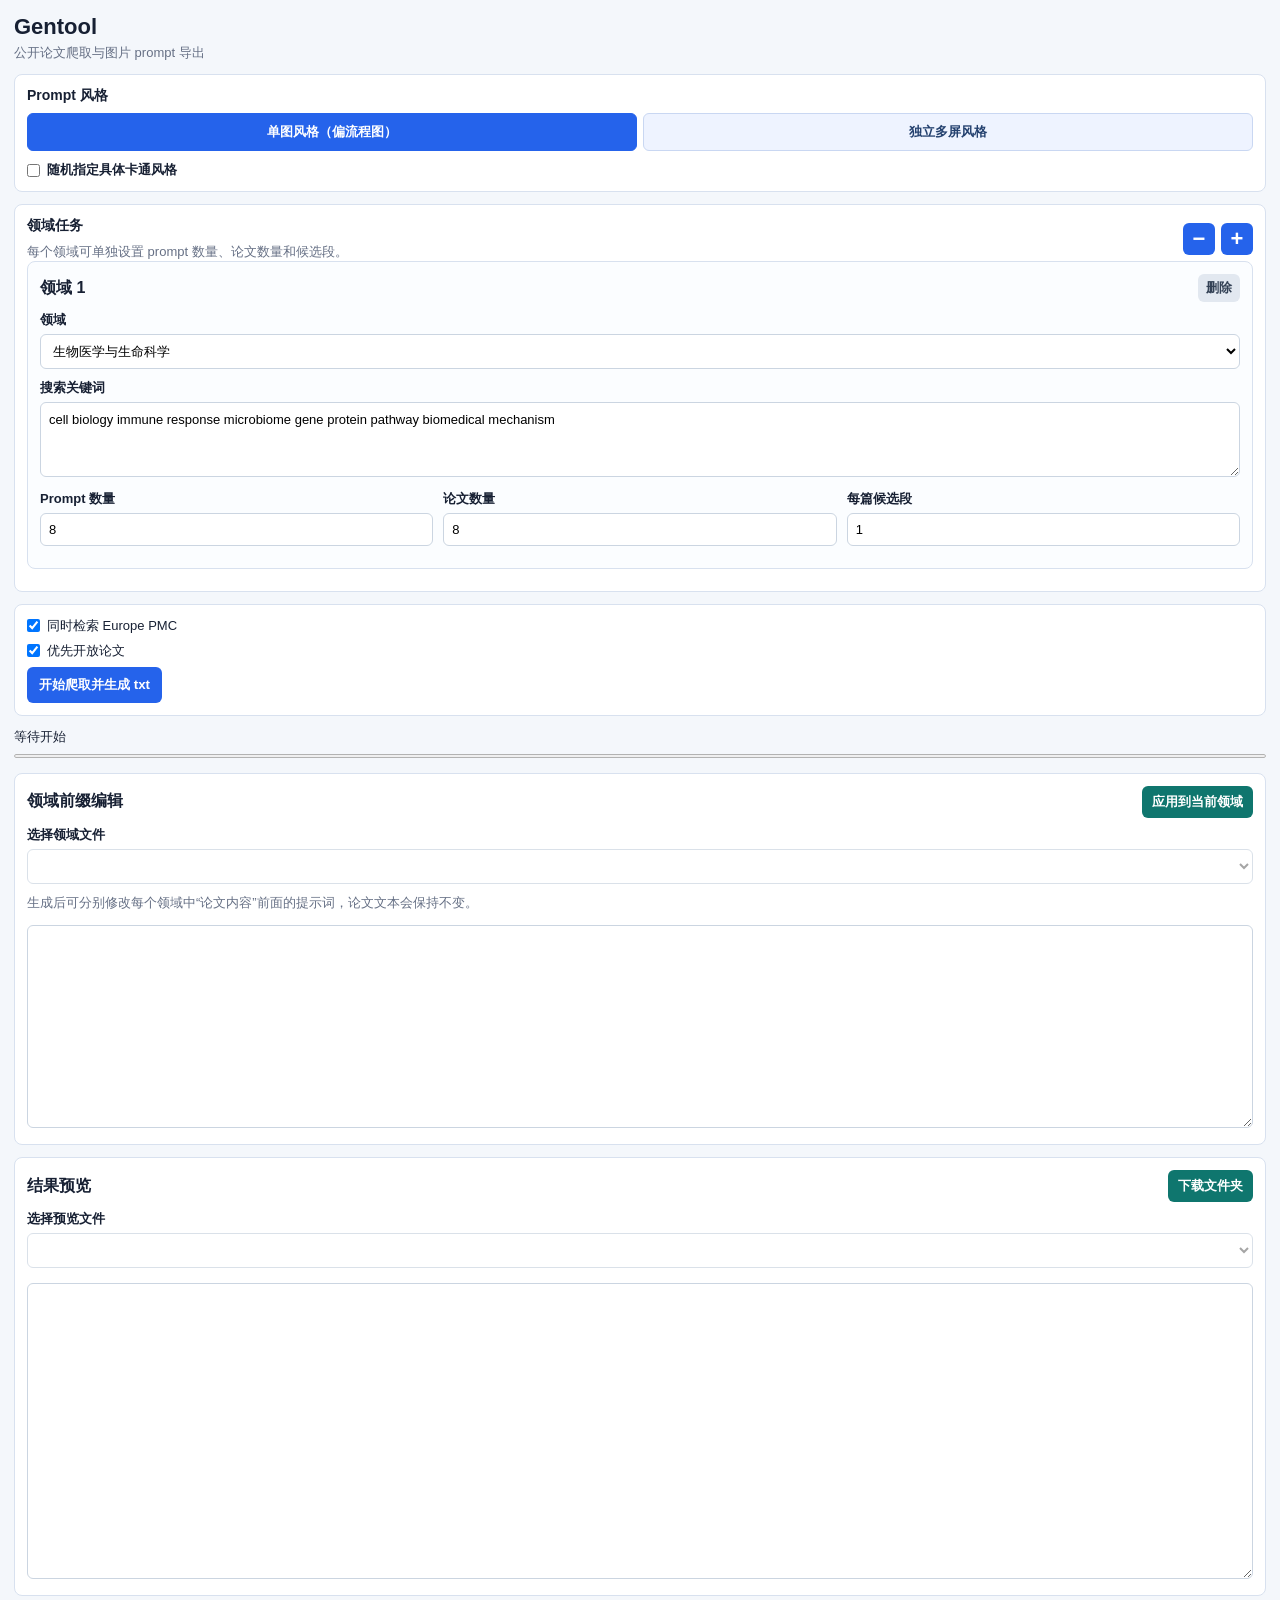
<file: prompt_gen/popup.html>
﻿<!doctype html>
<html lang="zh-CN">
  <head>
    <meta charset="utf-8" />
    <meta name="viewport" content="width=device-width, initial-scale=1" />
    <title>Gentool</title>
    <link rel="stylesheet" href="popup.css" />
  </head>
  <body>
    <main class="app">
      <header>
        <h1>Gentool</h1>
        <p>公开论文爬取与图片 prompt 导出</p>
      </header>

      <section class="panel">
        <div class="section-title">Prompt 风格</div>
        <div class="segmented" role="group" aria-label="Prompt style">
          <button class="seg active" type="button" data-style="addchat">单图风格（偏流程图）</button>
          <button class="seg" type="button" data-style="screens">独立多屏风格</button>
        </div>
        <label class="inline-check">
          <input id="specifyRandomStyle" type="checkbox" />
          随机指定具体卡通风格
        </label>
        <div id="screenSettings" class="screen-settings hidden">
          <label class="inline-check screen-only-check">
            <input id="specifyFinalComposition" type="checkbox" />
            随机指定第4图构图
          </label>
          <div class="grid three">
            <label>
              屏幕数量
              <input id="screenCount" type="number" min="2" max="10" value="4" />
            </label>
            <label>
              前面屏比例
              <select id="firstRatio">
                <option value="1:1" selected>1:1</option>
                <option value="4:3">4:3</option>
                <option value="3:4">3:4</option>
                <option value="16:9">16:9</option>
                <option value="9:16">9:16</option>
              </select>
            </label>
            <label>
              最后一屏比例
              <select id="lastRatio">
                <option value="16:9" selected>16:9</option>
                <option value="1:1">1:1</option>
                <option value="4:3">4:3</option>
                <option value="3:4">3:4</option>
                <option value="9:16">9:16</option>
              </select>
            </label>
          </div>
        </div>
      </section>

      <section class="panel">
        <div class="domains-head">
          <div>
            <div class="section-title">领域任务</div>
            <p>每个领域可单独设置 prompt 数量、论文数量和候选段。</p>
          </div>
          <div class="icon-actions">
            <button id="removeDomainButton" class="icon-btn" type="button" title="减少领域">−</button>
            <button id="addDomainButton" class="icon-btn" type="button" title="增加领域">+</button>
          </div>
        </div>
        <div id="domainList"></div>
      </section>

      <section class="panel">
        <div class="checks">
          <label><input id="useEuropePmc" type="checkbox" checked /> 同时检索 Europe PMC</label>
          <label><input id="openAccessOnly" type="checkbox" checked /> 优先开放论文</label>
        </div>
        <button id="runButton" type="button">开始爬取并生成 txt</button>
      </section>

      <section class="status">
        <div id="statusText">等待开始</div>
        <progress id="progress" value="0" max="100"></progress>
      </section>

      <section class="panel prefix-panel">
        <div class="toolbar">
          <strong>领域前缀编辑</strong>
          <button id="applyPrefixButton" type="button" disabled>应用到当前领域</button>
        </div>
        <label>
          选择领域文件
          <select id="prefixFileSelect" disabled></select>
        </label>
        <p>生成后可分别修改每个领域中“论文内容”前面的提示词，论文文本会保持不变。</p>
        <textarea id="prefixEditor" rows="8" spellcheck="false" disabled></textarea>
      </section>

      <section class="panel results">
        <div class="toolbar">
          <strong>结果预览</strong>
          <button id="downloadButton" type="button" disabled>下载文件夹</button>
        </div>
        <label>
          选择预览文件
          <select id="previewFileSelect" disabled></select>
        </label>
        <textarea id="preview" rows="12" spellcheck="false" readonly></textarea>
      </section>
    </main>

    <template id="domainTemplate">
      <article class="domain-card">
        <div class="card-head">
          <strong class="domain-index">领域 1</strong>
          <button class="remove-card" type="button" title="删除这个领域">删除</button>
        </div>

        <label>
          领域
          <select class="domain-preset">
            <option value="biomed">生物医学与生命科学</option>
            <option value="nature">自然环境与生态地理</option>
            <option value="it">信息技术与智能科技</option>
            <option value="industry">工业制造与能源材料</option>
            <option value="urban">城市建筑与交通物流</option>
            <option value="science">数理基础与科学原理</option>
            <option value="custom">自定义输入</option>
          </select>
        </label>

        <label class="custom-domain-wrap hidden">
          自定义领域名称
          <input class="domain-name" type="text" placeholder="例如：海洋生态与渔业资源" />
        </label>

        <label>
          搜索关键词
          <textarea class="query-input" rows="3" spellcheck="false"></textarea>
        </label>

        <div class="grid three">
          <label>
            Prompt 数量
            <input class="prompt-count" type="number" min="1" max="50" value="8" />
          </label>
          <label>
            论文数量
            <input class="paper-count" type="number" min="1" max="50" value="8" />
          </label>
          <label>
            每篇候选段
            <input class="per-paper" type="number" min="1" max="5" value="1" />
          </label>
        </div>
      </article>
    </template>

    <script src="popup.js"></script>
  </body>
</html>
</file>
<file: prompt_gen/popup.css>
:root {
  color-scheme: light;
  font-family: Arial, "Microsoft YaHei", sans-serif;
  color: #172033;
  background: #f4f7fb;
}

* {
  box-sizing: border-box;
}

body {
  min-width: 360px;
  width: 100%;
  margin: 0;
}

.app {
  padding: 14px;
}

header {
  margin-bottom: 12px;
}

h1 {
  margin: 0;
  font-size: 22px;
}

p {
  margin: 4px 0 0;
  color: #667085;
  font-size: 13px;
}

.panel,
.domain-card {
  background: #fff;
  border: 1px solid #d8e1ef;
  border-radius: 8px;
  padding: 12px;
  margin-bottom: 12px;
}

.section-title {
  font-size: 14px;
  font-weight: 800;
  margin-bottom: 8px;
}

.segmented {
  display: grid;
  grid-template-columns: 1fr 1fr;
  gap: 6px;
}

.seg {
  background: #eef3ff;
  color: #24416f;
  border: 1px solid #c9d7f2;
}

.seg.active {
  background: #2563eb;
  border-color: #2563eb;
  color: #fff;
}

.inline-check {
  display: flex;
  align-items: center;
  gap: 7px;
  margin: 10px 0 0;
  font-weight: 600;
}

.inline-check input {
  width: auto;
  margin: 0;
}

.screen-settings {
  margin-top: 10px;
  padding-top: 10px;
  border-top: 1px solid #e2e8f0;
}

.domains-head,
.card-head,
.toolbar {
  display: flex;
  justify-content: space-between;
  align-items: center;
  gap: 10px;
}

.icon-actions {
  display: flex;
  gap: 6px;
}

.icon-btn {
  width: 32px;
  height: 32px;
  padding: 0;
  font-size: 22px;
  line-height: 1;
}

.domain-card {
  background: #fbfdff;
  margin-bottom: 10px;
}

.card-head {
  margin-bottom: 9px;
}

.remove-card {
  padding: 5px 8px;
  background: #e2e8f0;
  color: #334155;
}

label {
  display: block;
  margin-bottom: 10px;
  font-size: 13px;
  font-weight: 700;
}

select,
input,
textarea {
  width: 100%;
  margin-top: 5px;
  border: 1px solid #cbd5e1;
  border-radius: 6px;
  padding: 8px;
  font: inherit;
  font-weight: 400;
  background: #fff;
}

textarea {
  resize: vertical;
  line-height: 1.45;
}

.grid {
  display: grid;
  grid-template-columns: 1fr 1fr;
  gap: 10px;
}

.grid.three {
  grid-template-columns: 1fr 1fr 1fr;
}

.checks label {
  display: flex;
  align-items: center;
  gap: 7px;
  margin-bottom: 7px;
  font-weight: 500;
}

.checks input {
  width: auto;
  margin: 0;
}

.hidden {
  display: none;
}

button {
  border: 0;
  border-radius: 6px;
  background: #2563eb;
  color: #fff;
  padding: 9px 12px;
  font-weight: 800;
  cursor: pointer;
}

button:disabled {
  background: #94a3b8;
  cursor: default;
}

.status {
  margin: 8px 0 12px;
  font-size: 13px;
}

progress {
  width: 100%;
  height: 8px;
  margin-top: 6px;
}

.toolbar {
  margin-bottom: 8px;
}

.toolbar button {
  padding: 7px 10px;
  background: #0f766e;
}

.prefix-panel p {
  margin-bottom: 8px;
}

#prefixEditor {
  min-height: 160px;
}

#preview {
  min-height: 220px;
  white-space: pre-wrap;
}
</file>
